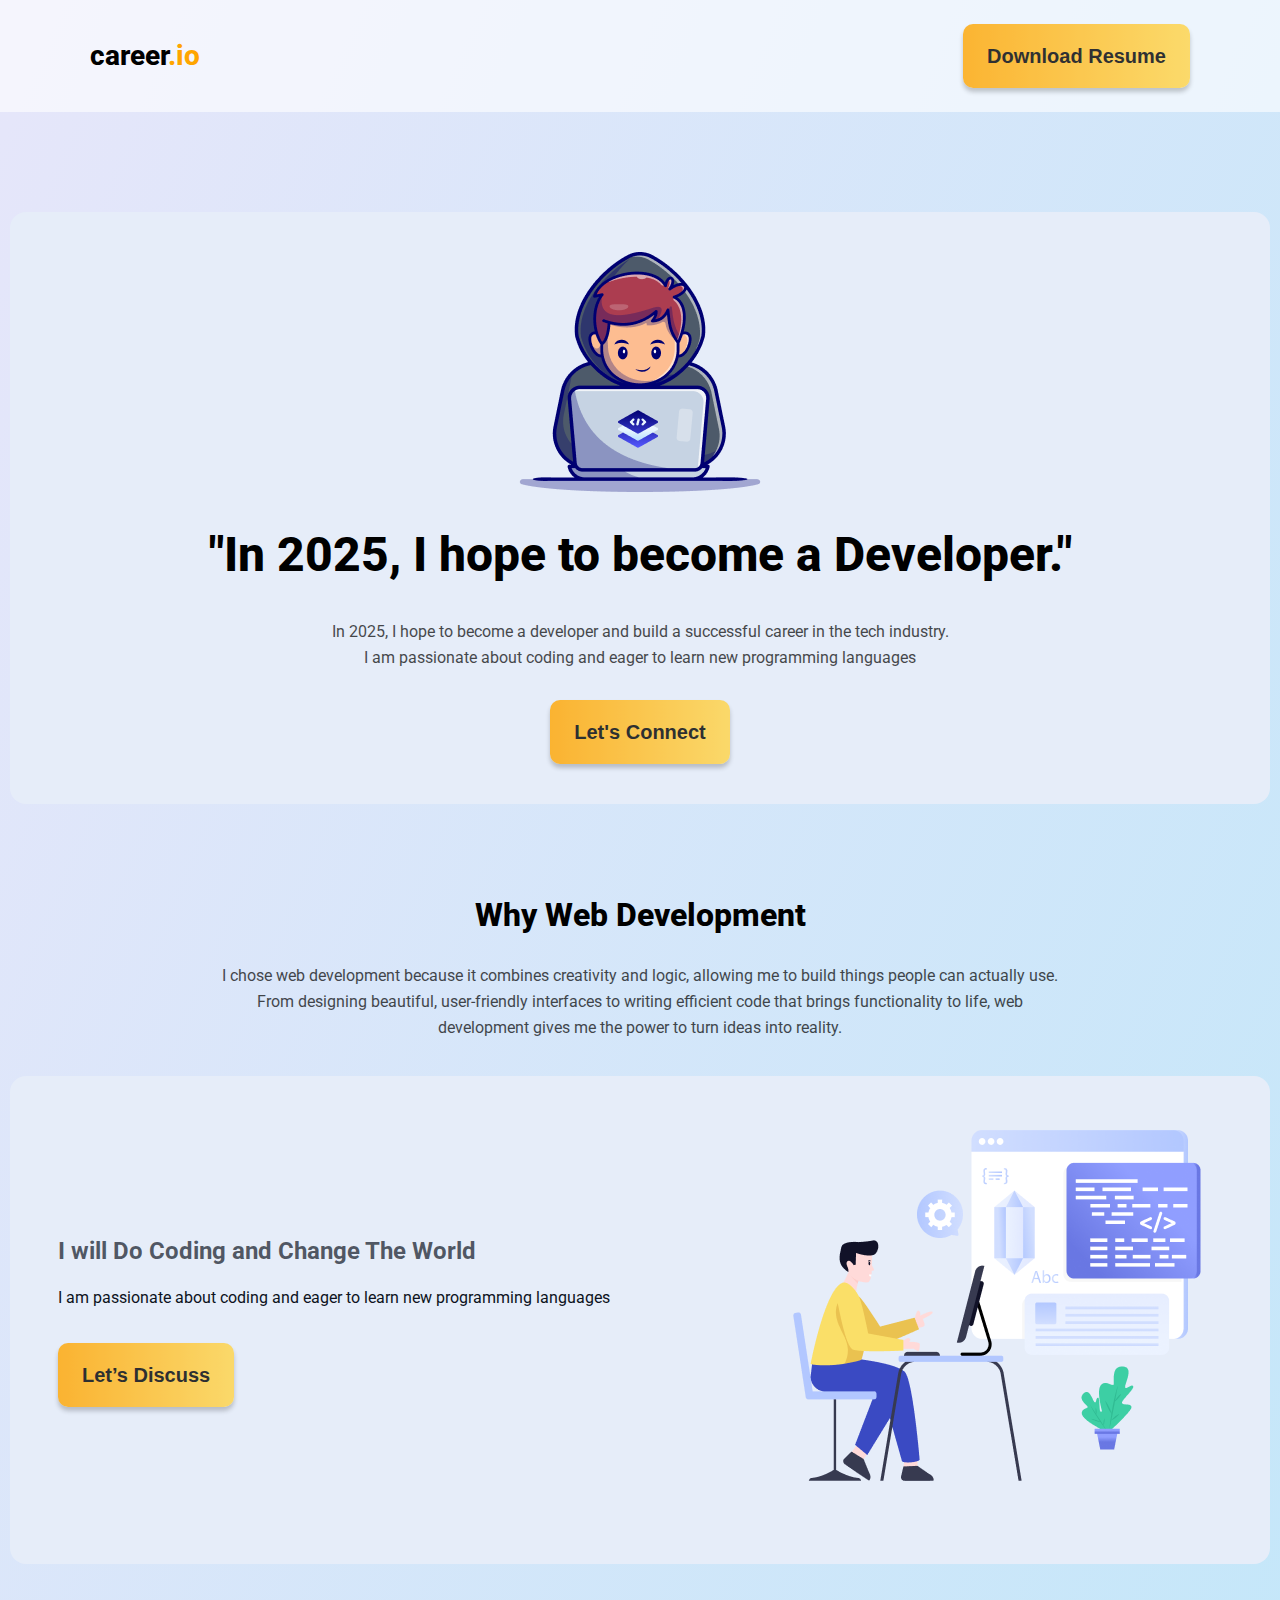
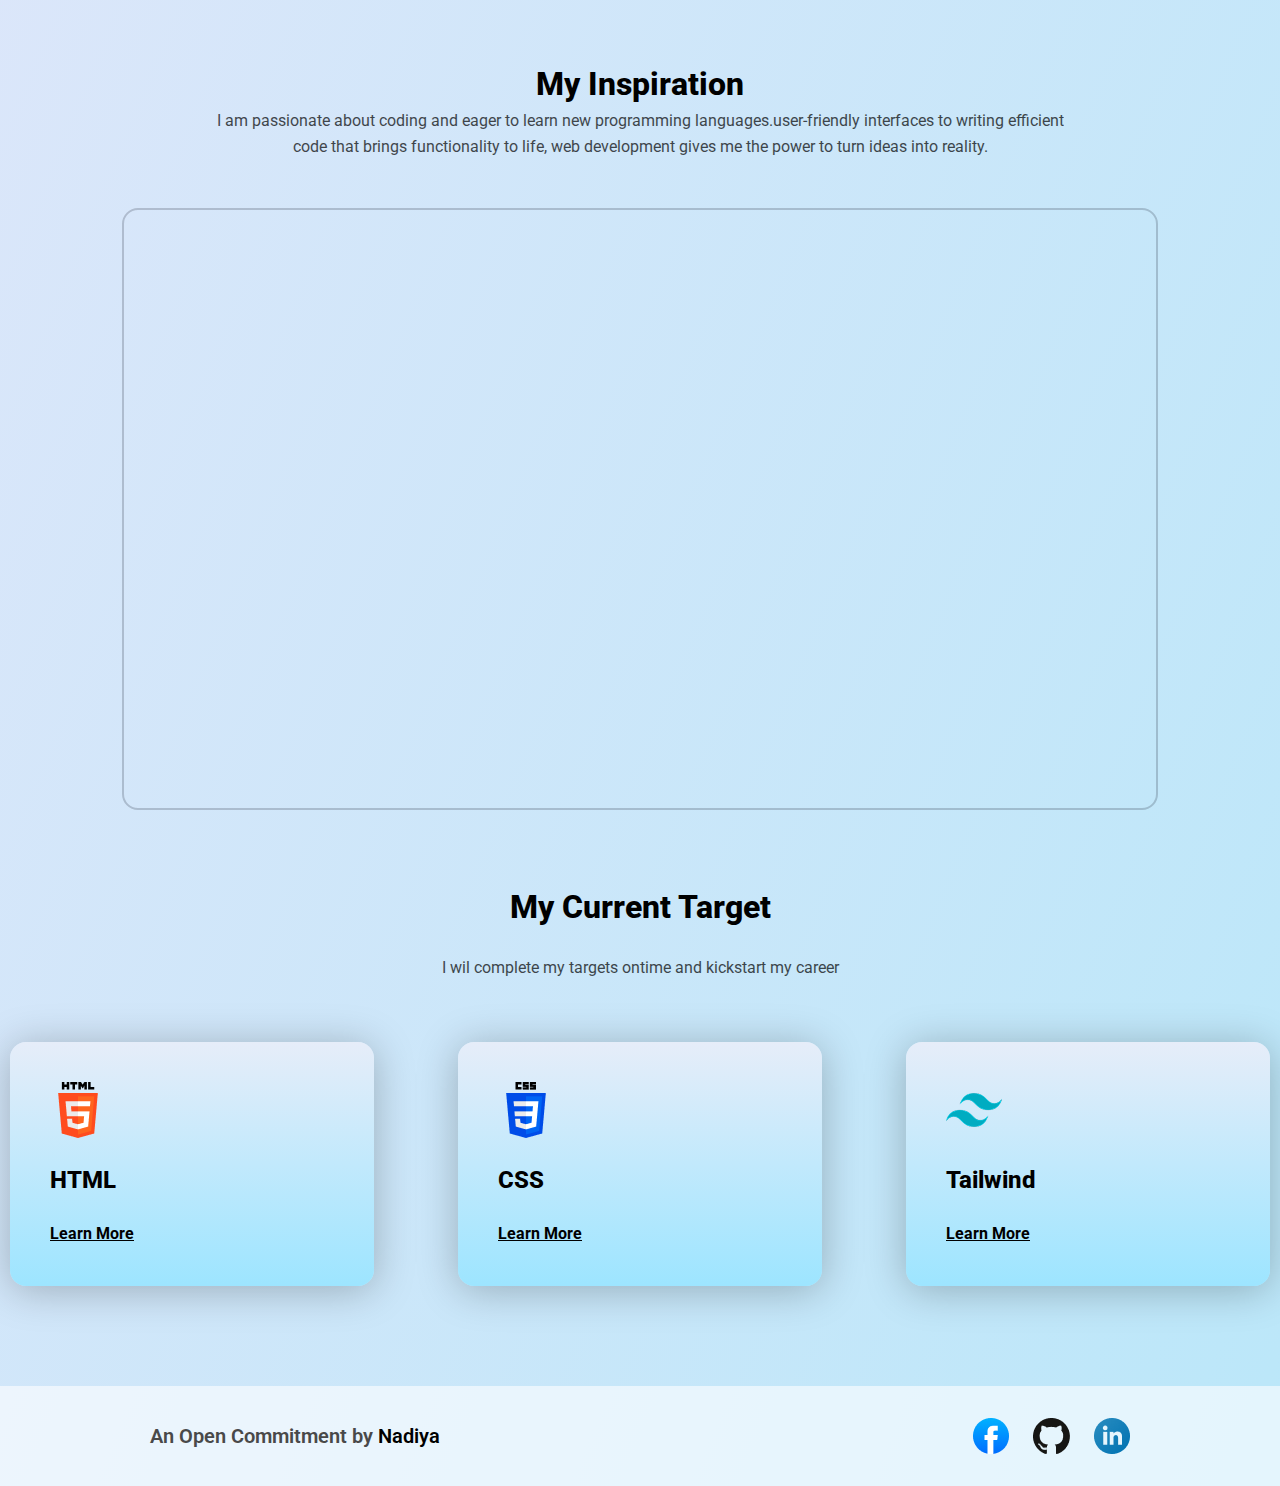
<file: index.html>
<!DOCTYPE html>
<html lang="en">
  <head>
    <meta charset="UTF-8" />
    <meta name="viewport" content="width=device-width, initial-scale=1.0" />
    <title>Career Mission</title>
    <link rel="preconnect" href="https://fonts.googleapis.com" />
    <link rel="preconnect" href="https://fonts.gstatic.com" crossorigin />
    <link
      href="https://fonts.googleapis.com/css2?family=Roboto:ital,wght@0,100..900;1,100..900&display=swap"
      rel="stylesheet"
    />
    <link rel="stylesheet" href="style.css" />
  </head>
  <body>
    <header>
      <h1>career<span>.io</span></h1>
      <button>Download Resume</button>
    </header>
    <main>
      <div id="hope">
        <img src="assets/hero-developer.png" alt="" />
        <h1>"In 2025, I hope to become a Developer."</h1>
        <p>
          In 2025, I hope to become a developer and build a successful career in
          the tech industry. <br />
          I am passionate about coding and eager to learn new programming
          languages
        </p>
        <button>Let's Connect</button>
      </div>
      <div id="whyDev">
        <div class="head">
          <h1>Why Web Development</h1>
          <p>
            I chose web development because it combines creativity and logic,
            allowing me to build things people can actually use. From designing
            beautiful, user-friendly interfaces to writing efficient code that
            brings functionality to life, web development gives me the power to
            turn ideas into reality.
          </p>
        </div>
        <div class="card">
          <div class="left">
            <h1>I will Do Coding and Change The World</h1>
            <p>
              I am passionate about coding and eager to learn new programming
              languages
            </p>
            <button>Let’s Discuss</button>
          </div>
          <div class="right">
            <img src="assets/working-developer.png" alt="" />
          </div>
        </div>
      </div>
      <div id="inspiration">
        <div class="first">
          <h1>My Inspiration</h1>
          <p>
            I am passionate about coding and eager to learn new programming
            languages.user-friendly interfaces to writing efficient code that
            brings functionality to life, web development gives me the power to
            turn ideas into reality.
          </p>
        </div>
        <div class="second">
          <div class="box">
            <div class="iframe-wrapper">
              <iframe
                width="1036"
                height="556"
                src="https://www.youtube.com/embed/oCNNDC8VKN8?si=Ei8BsOsWlcIxE4Fm"
                title="YouTube video player"
                frameborder="0"
                allow="accelerometer; autoplay; clipboard-write; encrypted-media; gyroscope; picture-in-picture; web-share"
                referrerpolicy="strict-origin-when-cross-origin"
                allowfullscreen
              ></iframe>
            </div>
          </div>
        </div>
      </div>
      <div id="target">
        <div class="first">
          <h1>my current target</h1>
          <p>I wil complete my targets ontime and kickstart my career</p>
        </div>
        <div class="second">
          <div class="card">
            <img src="assets/html-icon.png" alt="" />
            <h2>HTML</h2>
            <a
              href="https://developer.mozilla.org/en-US/docs/Web/HTML"
              target="_blank"
              >learn more</a
            >
          </div>
          <div class="card">
            <img src="assets/css-icon.png" alt="" />
            <h2>CSS</h2>
            <a
              href="https://developer.mozilla.org/en-US/docs/Web/CSS"
              target="_blank"
              >learn more</a
            >
          </div>
          <div class="card">
            <img src="assets/tailwind-icon.png" alt="" />
            <h2>Tailwind</h2>
            <a href="https://tailwindcss.com/" target="_blank">learn more</a>
          </div>
        </div>
      </div>
    </main>
    <footer>
      <p>An Open Commitment by <span>Nadiya </span> </p>
      <div class="last">
        <img src="assets/facebook.png" alt="" />
        <img src="assets/github.png" alt="" />
        <img src="assets/linkedin.png" alt="" />
      </div>
    </footer>
  </body>
</html>
</file>
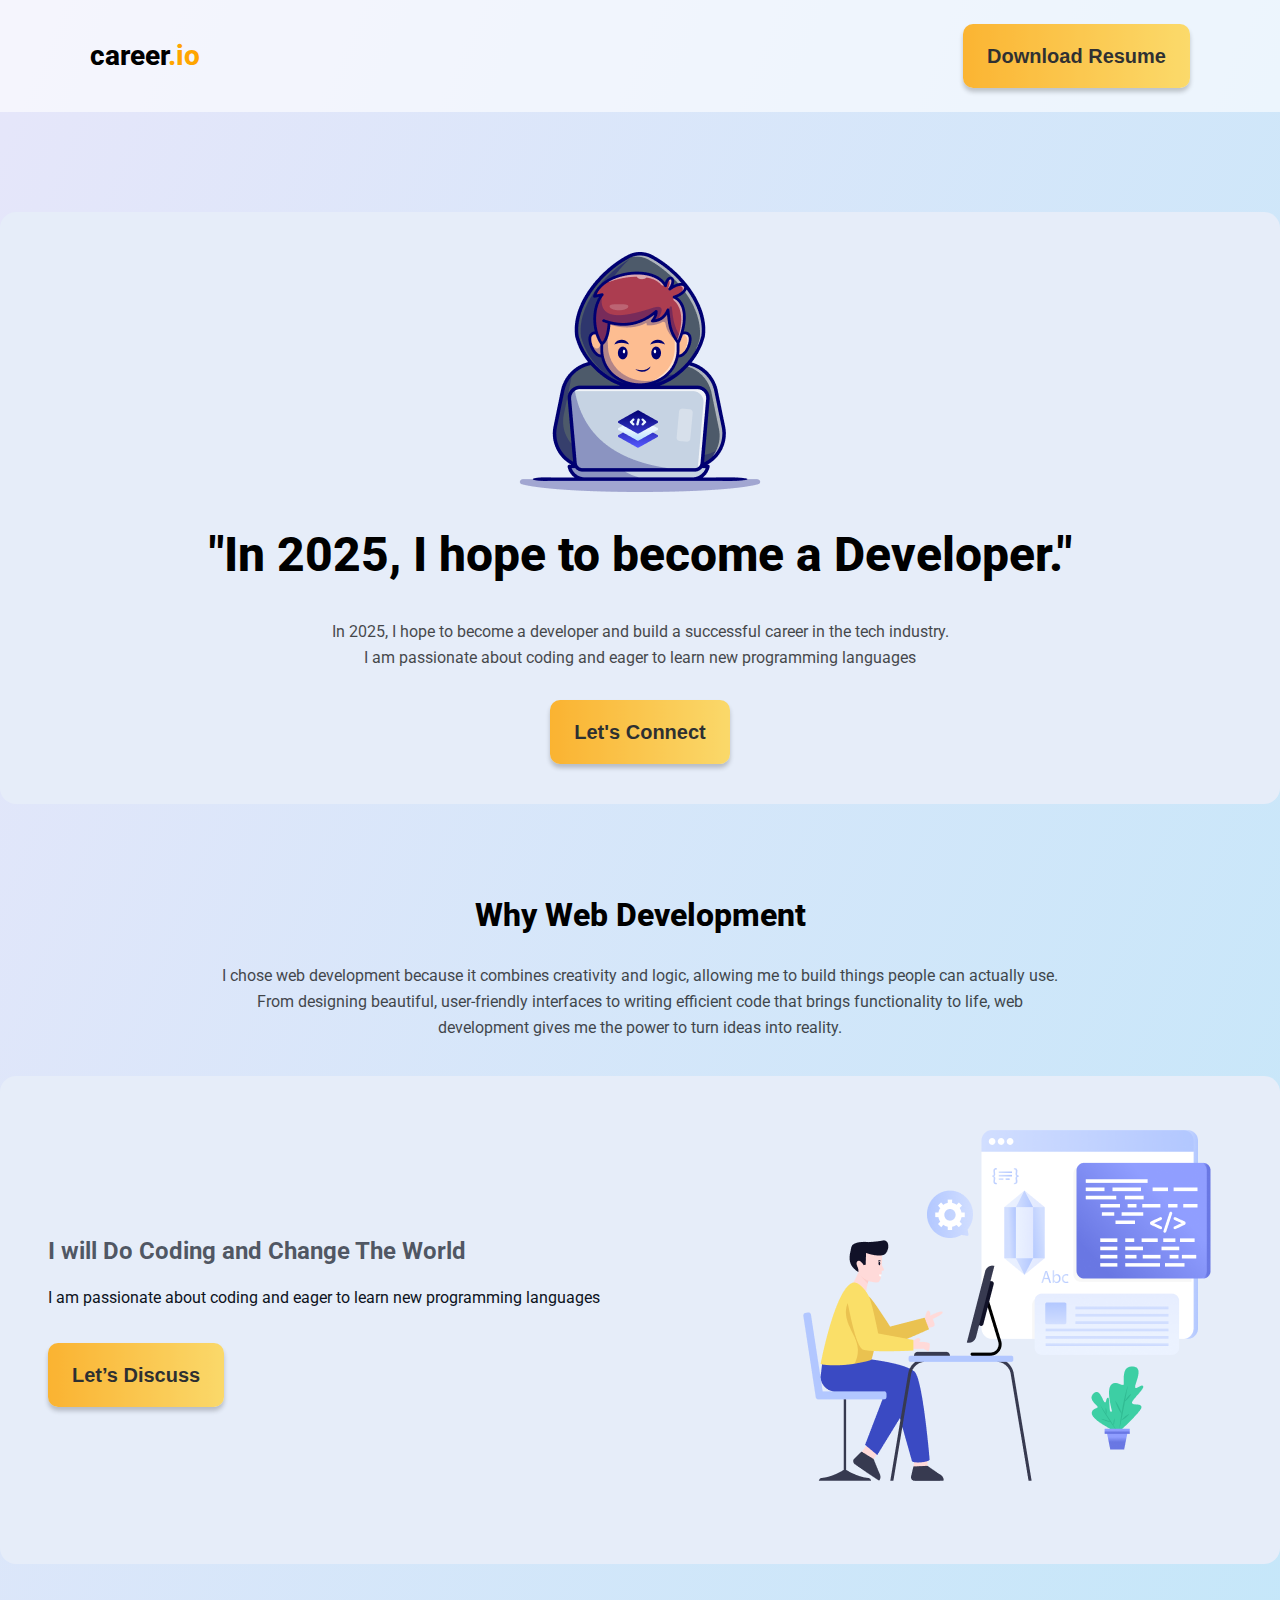
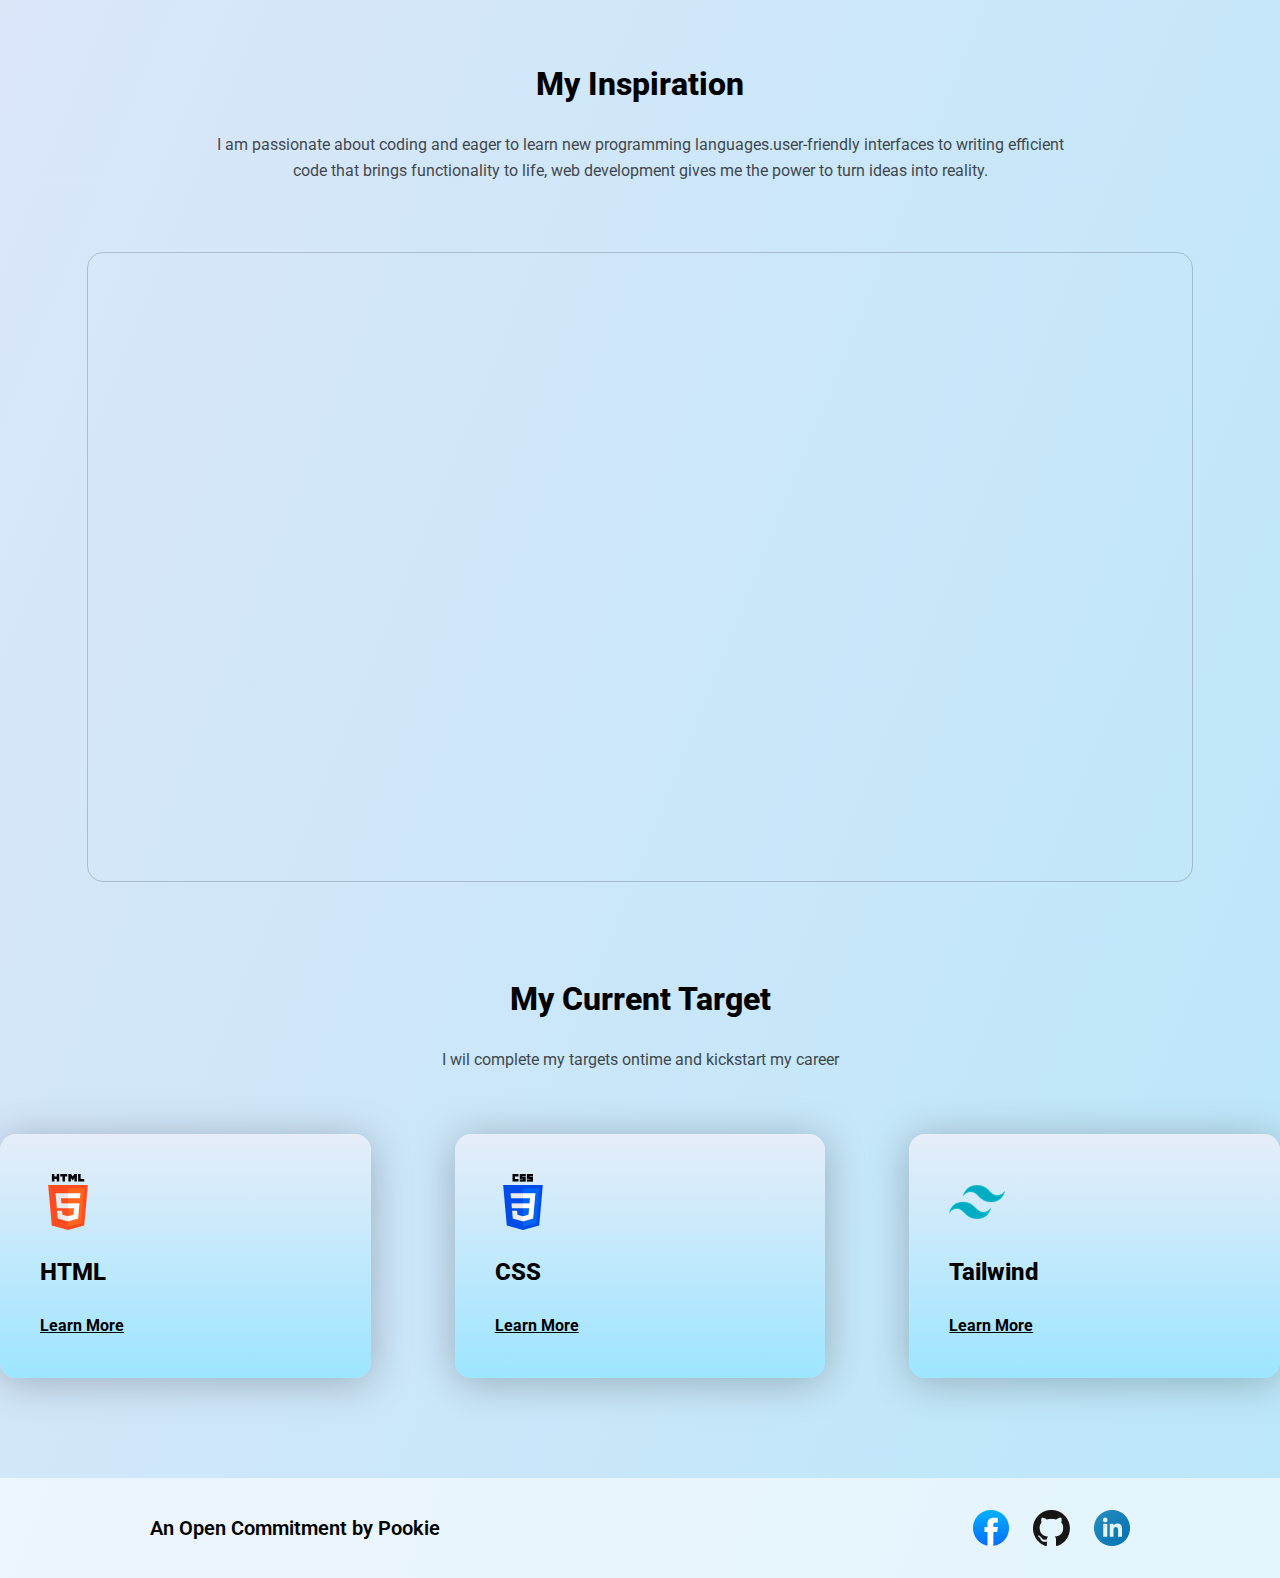
<file: Career-mission/index.html>
<!DOCTYPE html>
<html lang="en">
  <head>
    <meta charset="UTF-8" />
    <meta name="viewport" content="width=device-width, initial-scale=1.0" />
    <title>Career Mission</title>
    <link rel="preconnect" href="https://fonts.googleapis.com" />
    <link rel="preconnect" href="https://fonts.gstatic.com" crossorigin />
    <link
      href="https://fonts.googleapis.com/css2?family=Roboto:ital,wght@0,100..900;1,100..900&display=swap"
      rel="stylesheet"
    />
    <link rel="stylesheet" href="style.css" />
  </head>
  <body>
    <header>
      <h1>career<span>.io</span></h1>
      <button>Download Resume</button>
    </header>
    <main>
      <div id="hope">
        <img src="assets/hero-developer.png" alt="" />
        <h1>"In 2025, I hope to become a Developer."</h1>
        <p>
          In 2025, I hope to become a developer and build a successful career in
          the tech industry. <br />
          I am passionate about coding and eager to learn new programming
          languages
        </p>
        <button>Let's Connect</button>
      </div>
      <div id="whyDev">
        <div class="head">
          <h1>Why Web Development</h1>
          <p>
            I chose web development because it combines creativity and logic,
            allowing me to build things people can actually use. From designing
            beautiful, user-friendly interfaces to writing efficient code that
            brings functionality to life, web development gives me the power to
            turn ideas into reality.
          </p>
        </div>
        <div class="card">
          <div class="left">
            <h1>I will Do Coding and Change The World</h1>
            <p>
            
              I am passionate about coding and eager to learn new programming
              languages 
            </p>
            <button>Let’s Discuss</button>
          </div>
          <div class="right">
            <img src="assets/working-developer.png" alt="">
          </div>
        </div>
      </div>
      <div id="inspiration">
        <div class="first">
            <h1>My Inspiration</h1>
            <p>I am passionate about coding and eager to learn new programming
              languages.user-friendly interfaces to writing efficient code that
            brings functionality to life, web development gives me the power to
            turn ideas into reality. </p>
        </div>
        <div class="second">
            <div class="box">
                <iframe width="1036" height="556" src="https://www.youtube.com/embed/oCNNDC8VKN8?si=Ei8BsOsWlcIxE4Fm" title="YouTube video player" frameborder="0" allow="accelerometer; autoplay; clipboard-write; encrypted-media; gyroscope; picture-in-picture; web-share" referrerpolicy="strict-origin-when-cross-origin" allowfullscreen></iframe>
            </div>
        </div>
      </div>
      <div id="target">
        <div class="first">
            <h1>my current target</h1>
            <p>I wil complete my targets ontime and kickstart my career</p>
        </div>
        <div class="second">
            <div class="card">
                <img src="assets/html-icon.png" alt="">
                <h2>HTML</h2>
                <a href="https://developer.mozilla.org/en-US/docs/Web/HTML" target="_blank">learn more</a>
            </div>
            <div class="card">
                <img src="assets/css-icon.png" alt="">
                <h2>CSS</h2>
                <a href="https://developer.mozilla.org/en-US/docs/Web/CSS" target="_blank">learn more</a>
            </div>
            <div class="card">
                <img src="assets/tailwind-icon.png" alt="">
                <h2>Tailwind</h2>
                <a href="https://tailwindcss.com/" target="_blank">learn more</a>
            </div>
        </div>
      </div>
    </main>
    <footer>
        <p>An Open Commitment by Pookie</p>
        <div class="last">
            <img src="assets/facebook.png" alt="">
            <img src="assets/github.png" alt="">
            <img src="assets/linkedin.png" alt="">
        </div>
    </footer>
  </body>
</html>
</file>
<file: style.css>
*,
*::before,
*::after {
  box-sizing: border-box;
  margin: 0;
  padding: 0;
}

body {
  font-family: "Roboto", sans-serif;
  max-width: 1440px;
  margin: auto;
  background: linear-gradient(
    to left top,
    rgba(187, 231, 249, 1),
    rgba(230, 230, 250, 1)
  );
  min-height: 100vh;
}
header {
  background-color: rgba(255, 255, 255, 0.6);
  display: flex;
  flex-direction: row;
  justify-content: space-between;
  align-items: center;
  padding: 24px 90px;
  h1 {
    font-size: 28px;
    font-weight: 800;
    line-height: 42px;
    letter-spacing: 0%;
    span {
      color: rgb(255, 165, 0);
    }
  }
}

button {
  border-radius: 10px;
  box-shadow: 0px 4px 4px 0px rgba(0, 0, 0, 0.25);
  background: linear-gradient(90deg, rgb(255, 165, 0), rgb(255, 212, 71) 100%);
  opacity: 0.8;
  font-size: 20px;
  font-weight: 600;
  line-height: 30px;
  letter-spacing: 0%;
  text-align: center;
  padding: 17px 24px;
  border: none;
}
button:hover{
  background: black;
  transition: 0.2s all linear;
  color: white;
  cursor: grab;
}
/* main section  */

/* hope section  */
main {
  display: flex;
  flex-direction: column;
  justify-content: center;
  align-items: center;
}
#hope {
  width: 1260px;
  height: 592px;
  display: flex;
  flex-direction: column;
  justify-content: space-between;
  align-items: center;
  padding: 40px 60px 40px 60px;
  margin: 100px 0px;
  border-radius: 16px;
  background: rgb(230, 237, 249);
  h1 {
    font-size: 48px;
    font-weight: 800;
    line-height: 68px;
    letter-spacing: 0%;
    text-align: center;
  }
  p {
    opacity: 0.7;
    font-size: 16px;
    font-weight: 400;
    line-height: 26px;
    letter-spacing: 0%;
    text-align: center;
  }
}
#whyDev {
  width: 1260px;
  height: 656px;
  display: flex;
  flex-direction: column;
  gap: 48px;
  .head {
    height: 124px;
    display: flex;
    flex-direction: column;
    justify-content: center;
    align-items: center;
    gap: 24px;
    h1 {
      font-size: 32px;
      font-weight: 800;
      line-height: 48px;
      letter-spacing: 0%;
    }
    p {
      max-width: 852px;
      text-align: center;
      font-size: 16px;
      font-weight: 400;
      line-height: 26px;
      letter-spacing: 0%;
      opacity: 0.7;
    }
  }
  .card {
    border-radius: 16px;
    background: rgb(230, 237, 249);
    display: flex;
    flex-direction: row;
    justify-content: space-between;
    align-items: center;
    padding: 48px;
    .left {
      display: flex;
      flex-direction: column;
      justify-content: center;
      gap: 16px;
      h1 {
        font-size: 24px;
        font-weight: 700;
        line-height: 36px;
        letter-spacing: 0%;
        color: rgba(13, 19, 33, 0.7);
      }
      p {
        color: rgb(13, 19, 33);
        font-size: 16px;
        font-weight: 400;
        line-height: 26px;
        letter-spacing: 0%;
      }
      button {
        max-width: fit-content;
        margin-top: 16px;
      }
    }
    .right {
      img{
        width: 100%;
      }
    }
  }
}
#inspiration {
  width: 100%;
  max-width: 1260px;
  padding: 100px 20px;
  margin: auto;
  display: flex;
  flex-direction: column;
  align-items: center;

  .first {
    text-align: center;

    h1 {
      font-size: 32px;
      font-weight: 800;
      line-height: 48px;
    }

    p {
      max-width: 852px;
      font-size: 16px;
      font-weight: 400;
      line-height: 26px;
      opacity: 0.7;
    }
  }

  .second {
    margin-top: 48px;
    width: 100%;

    .box {
      max-width: 1036px;
      width: 100%;
      margin: auto;
      border: 2px solid rgba(13, 19, 33, 0.2);
      border-radius: 16px;
      overflow: hidden;
      padding: 20px;
      .iframe-wrapper {
        position: relative;
        width: 100%;
        padding-top: 56.25%;
        height: 0;

        iframe {
          position: absolute;
          border-radius: 16px;
          top: 0;
          left: 0;
          width: 100%;
          height: 100%;
          border: none;
        }
      }
    }
  }
}

#target {
  width: 1260px;
  .first {
    height: 124px;
    display: flex;
    flex-direction: column;
    justify-content: center;
    align-items: center;
    gap: 24px;
    margin-bottom: 48px;
    margin-top: -40px;
    h1 {
      font-size: 32px;
      font-weight: 800;
      line-height: 48px;
      letter-spacing: 0%;
      text-transform: capitalize;
    }
    p {
      max-width: 852px;
      text-align: center;
      font-size: 16px;
      font-weight: 400;
      line-height: 26px;
      letter-spacing: 0%;
      opacity: 0.7;
    }
  }
  .second {
    display: flex;
    justify-content: center;
    align-items: center;
    gap: 84px;
    .card {
      border-radius: 16px;
      width: 100%;
      box-shadow: 0px 4px 40px 0px rgba(0, 0, 0, 0.25);
      background: linear-gradient(
        180deg,
        rgb(230, 237, 249),
        rgb(157, 229, 255) 100%
      );
      padding: 40px;
      display: flex;
      flex-direction: column;
      justify-content: center;
      align-items: start;
      gap: 24px;
      h2 {
        font-size: 24px;
        font-weight: 800;
        line-height: 36px;
        letter-spacing: 0%;
      }
      a {
        color: black;
        text-transform: capitalize;
        font-size: 16px;
        font-weight: 700;
        line-height: 24px;
        letter-spacing: 0%;
        text-align: left;
      }
    }
  }
}
footer {
  margin-top: 100px;
  background-color: rgba(255, 255, 255, 0.6);
  display: flex;
  justify-content: space-between;
  align-items: center;
  padding: 32px 150px;
  p {
    font-size: 20px;
    font-weight: 600;
    line-height: 23px;
    letter-spacing: 0%;
    color: rgb(73, 73, 73);
    span{
      color: rgb(0, 0, 0);
    }
  }
  .last {
    display: flex;
    gap: 24px;
  }
}

/* Tablet (768px - 1023px) */
@media (max-width: 1023px) {
  header {
    padding: 24px 20px;
  }
  #hope,
  #whyDev,
  #inspiration,
  #target {
    width: 100%;
    padding: 20px;
  }
  #inspiration {
    margin-top: 240px;
  }
  #whyDev .card {
    flex-direction: column-reverse;
    gap: 24px;
  }
  #whyWeb .card .right img {
    width: 80%;
  }
  #target .second {
    flex-direction: column;
    gap: 32px;
  }

  footer {
    flex-direction: column;
    text-align: center;
    gap: 16px;
    padding: 20px 40px;
  }
}

/* Mobile (≤767px) */
@media (max-width: 767px) {
  header h1 {
    font-size: 22px;
  }

  button {
    font-size: 16px;
    padding: 12px 20px;
  }

  #hope h1,
  #whyDev .head h1,
  #inspiration .first h1,
  #target .first h1 {
    font-size: 24px;
    line-height: 36px;
  }
  #inspiration {
    margin-top: 200px;
  }
  #hope p,
  #whyDev .head p,
  #inspiration .first p,
  #target .first p {
    font-size: 14px;
    line-height: 22px;
  }

  #whyDev .card {
    flex-direction: column-reverse;
    padding: 24px;
  }
  #whyWeb .card .right img {
    width: 80%;
  }
  #target .second {
    flex-direction: column;
    gap: 24px;
  }

  #target .second .card {
    width: 100%;
  }

  footer {
    padding: 16px 20px;
    gap: 16px;
  }

  .last {
    flex-direction: column;
    gap: 12px;
  }
  #inspiration {
    padding: 60px 10px;

    .first {
      h1 {
        font-size: 24px;
        line-height: 36px;
      }

      p {
        font-size: 14px;
        line-height: 22px;
        padding: 0 10px;
      }
    }

    .second {
      .box {
        border-width: 1px;
      }
    }
  }
}
</file>
<file: Career-mission/style.css>
*,
*::before,
*::after {
  box-sizing: border-box;
  margin: 0;
  padding: 0;
}

body {
  font-family: "Roboto", sans-serif;
  max-width: 1440px;
  margin: auto;
  background: linear-gradient(
    to left top,
    rgba(187, 231, 249, 1),
    rgba(230, 230, 250, 1)
  );
  min-height: 100vh;
}
header {
  background-color: rgba(255, 255, 255, 0.6);
  display: flex;
  flex-direction: row;
  justify-content: space-between;
  align-items: center;
  padding: 24px 90px;
  h1 {
    font-size: 28px;
    font-weight: 800;
    line-height: 42px;
    letter-spacing: 0%;
    span {
      color: rgb(255, 165, 0);
    }
  }
}

button {
  border-radius: 10px;
  box-shadow: 0px 4px 4px 0px rgba(0, 0, 0, 0.25);
  background: linear-gradient(90deg, rgb(255, 165, 0), rgb(255, 212, 71) 100%);
  opacity: 0.8;
  font-size: 20px;
  font-weight: 600;
  line-height: 30px;
  letter-spacing: 0%;
  text-align: center;
  padding: 17px 24px;
  border: none;
}

/* main section  */

/* hope section  */

#hope {
  height: 592px;
  display: flex;
  flex-direction: column;
  justify-content: space-between;
  align-items: center;
  padding: 40px 60px 40px 60px;
  margin: 100px 0px;
  border-radius: 16px;
  background: rgb(230, 237, 249);
  h1 {
    font-size: 48px;
    font-weight: 800;
    line-height: 68px;
    letter-spacing: 0%;
    text-align: center;
  }
  p {
    opacity: 0.7;
    font-size: 16px;
    font-weight: 400;
    line-height: 26px;
    letter-spacing: 0%;
    text-align: center;
  }
}
#whyDev {
  height: 656px;
  display: flex;
  flex-direction: column;
  gap: 48px;
  .head {
    height: 124px;
    display: flex;
    flex-direction: column;
    justify-content: center;
    align-items: center;
    gap: 24px;
    h1 {
      font-size: 32px;
      font-weight: 800;
      line-height: 48px;
      letter-spacing: 0%;
    }
    p {
      max-width: 852px;
      text-align: center;
      font-size: 16px;
      font-weight: 400;
      line-height: 26px;
      letter-spacing: 0%;
      opacity: 0.7;
    }
  }
  .card {
    border-radius: 16px;
    background: rgb(230, 237, 249);
    display: flex;
    flex-direction: row;
    justify-content: space-between;
    align-items: center;
    padding: 48px;
    .left {
      display: flex;
      flex-direction: column;
      justify-content: center;
      gap: 16px;
      h1 {
        font-size: 24px;
        font-weight: 700;
        line-height: 36px;
        letter-spacing: 0%;
        color: rgba(13, 19, 33, 0.7);
      }
      p {
        color: rgb(13, 19, 33);
        font-size: 16px;
        font-weight: 400;
        line-height: 26px;
        letter-spacing: 0%;
      }
      button {
        max-width: fit-content;
        margin-top: 16px;
      }
    }
    .right {
    }
  }
}
#inspiration {
  padding: 100px 0px;
  display: flex;
  flex-direction: column;
  align-items: center;
  .first {
    height: 124px;
    display: flex;
    flex-direction: column;
    justify-content: center;
    align-items: center;
    gap: 24px;
    h1 {
      font-size: 32px;
      font-weight: 800;
      line-height: 48px;
      letter-spacing: 0%;
    }
    p {
      max-width: 852px;
      text-align: center;
      font-size: 16px;
      font-weight: 400;
      line-height: 26px;
      letter-spacing: 0%;
      opacity: 0.7;
    }
  }
  .second {
    margin-top: 48px;
    padding: 20px;
    .box {
      box-sizing: border-box;
      border: 1px solid rgba(13, 19, 33, 0.2);
      border-radius: 16px;
      padding: 34px;
      iframe {
        border-radius: 16px;
      }
    }
  }
}
#target {
  .first {
    height: 124px;
    display: flex;
    flex-direction: column;
    justify-content: center;
    align-items: center;
    gap: 24px;
    margin-bottom: 48px;
    margin-top: -40px;
    h1 {
      font-size: 32px;
      font-weight: 800;
      line-height: 48px;
      letter-spacing: 0%;
      text-transform: capitalize;
    }
    p {
      max-width: 852px;
      text-align: center;
      font-size: 16px;
      font-weight: 400;
      line-height: 26px;
      letter-spacing: 0%;
      opacity: 0.7;
    }
  }
  .second {
    display: flex;
    justify-content: center;
    align-items: center;
    gap: 84px;
    .card {
      border-radius: 16px;
      width: 100%;
      box-shadow: 0px 4px 40px 0px rgba(0, 0, 0, 0.25);
      background: linear-gradient(
        180deg,
        rgb(230, 237, 249),
        rgb(157, 229, 255) 100%
      );
      padding: 40px;
      display: flex;
      flex-direction: column;
      justify-content: center;
      align-items: start;
      gap: 24px;
      h2 {
        font-size: 24px;
        font-weight: 800;
        line-height: 36px;
        letter-spacing: 0%;
      }
      a {
        color: black;
        text-transform: capitalize;
        font-size: 16px;
        font-weight: 700;
        line-height: 24px;
        letter-spacing: 0%;
        text-align: left;
      }
    }
  }
}
footer {
  margin-top: 100px;
  background-color: rgba(255, 255, 255, 0.6);
  display: flex;
  justify-content: space-between;
  align-items: center;
  padding: 32px 150px;
  p {
    font-size: 20px;
    font-weight: 600;
    line-height: 23px;
    letter-spacing: 0%;
  }
  .last {
    display: flex;
    gap:24px;
  }
}
</file>
